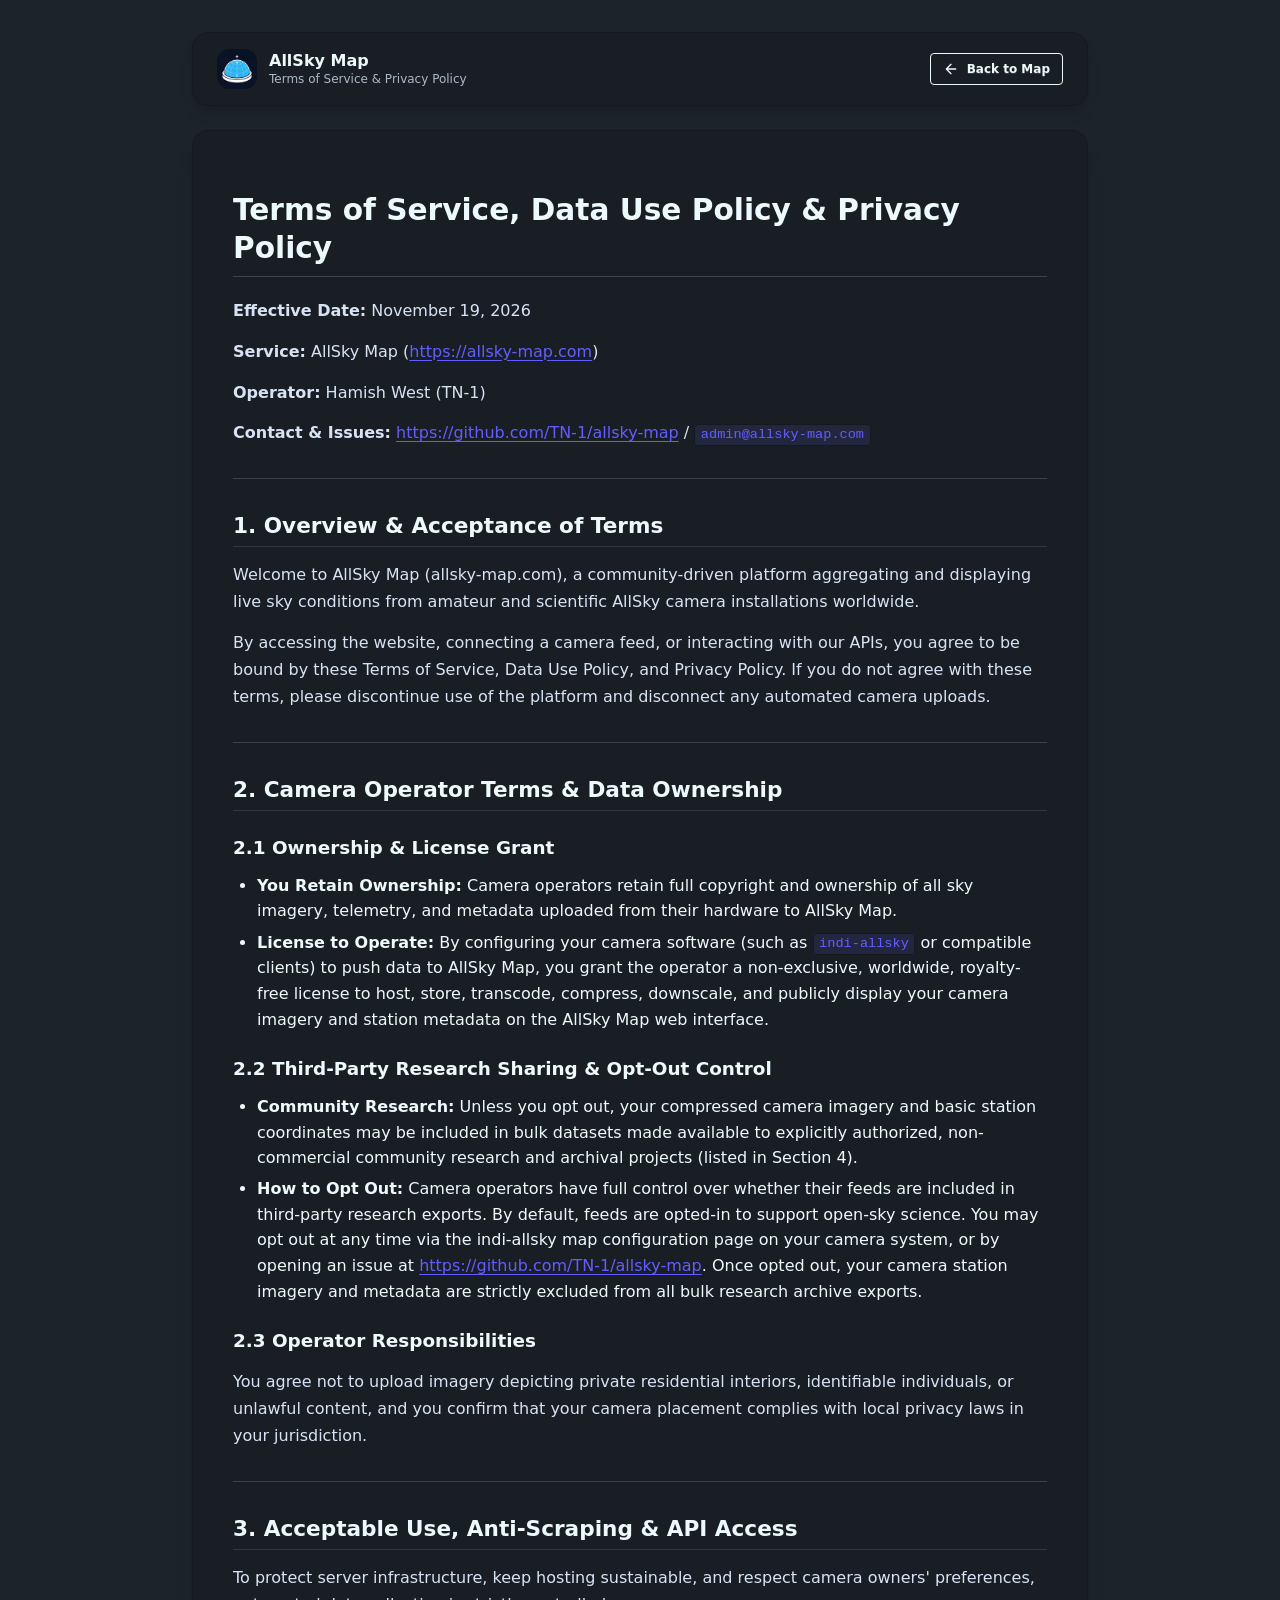
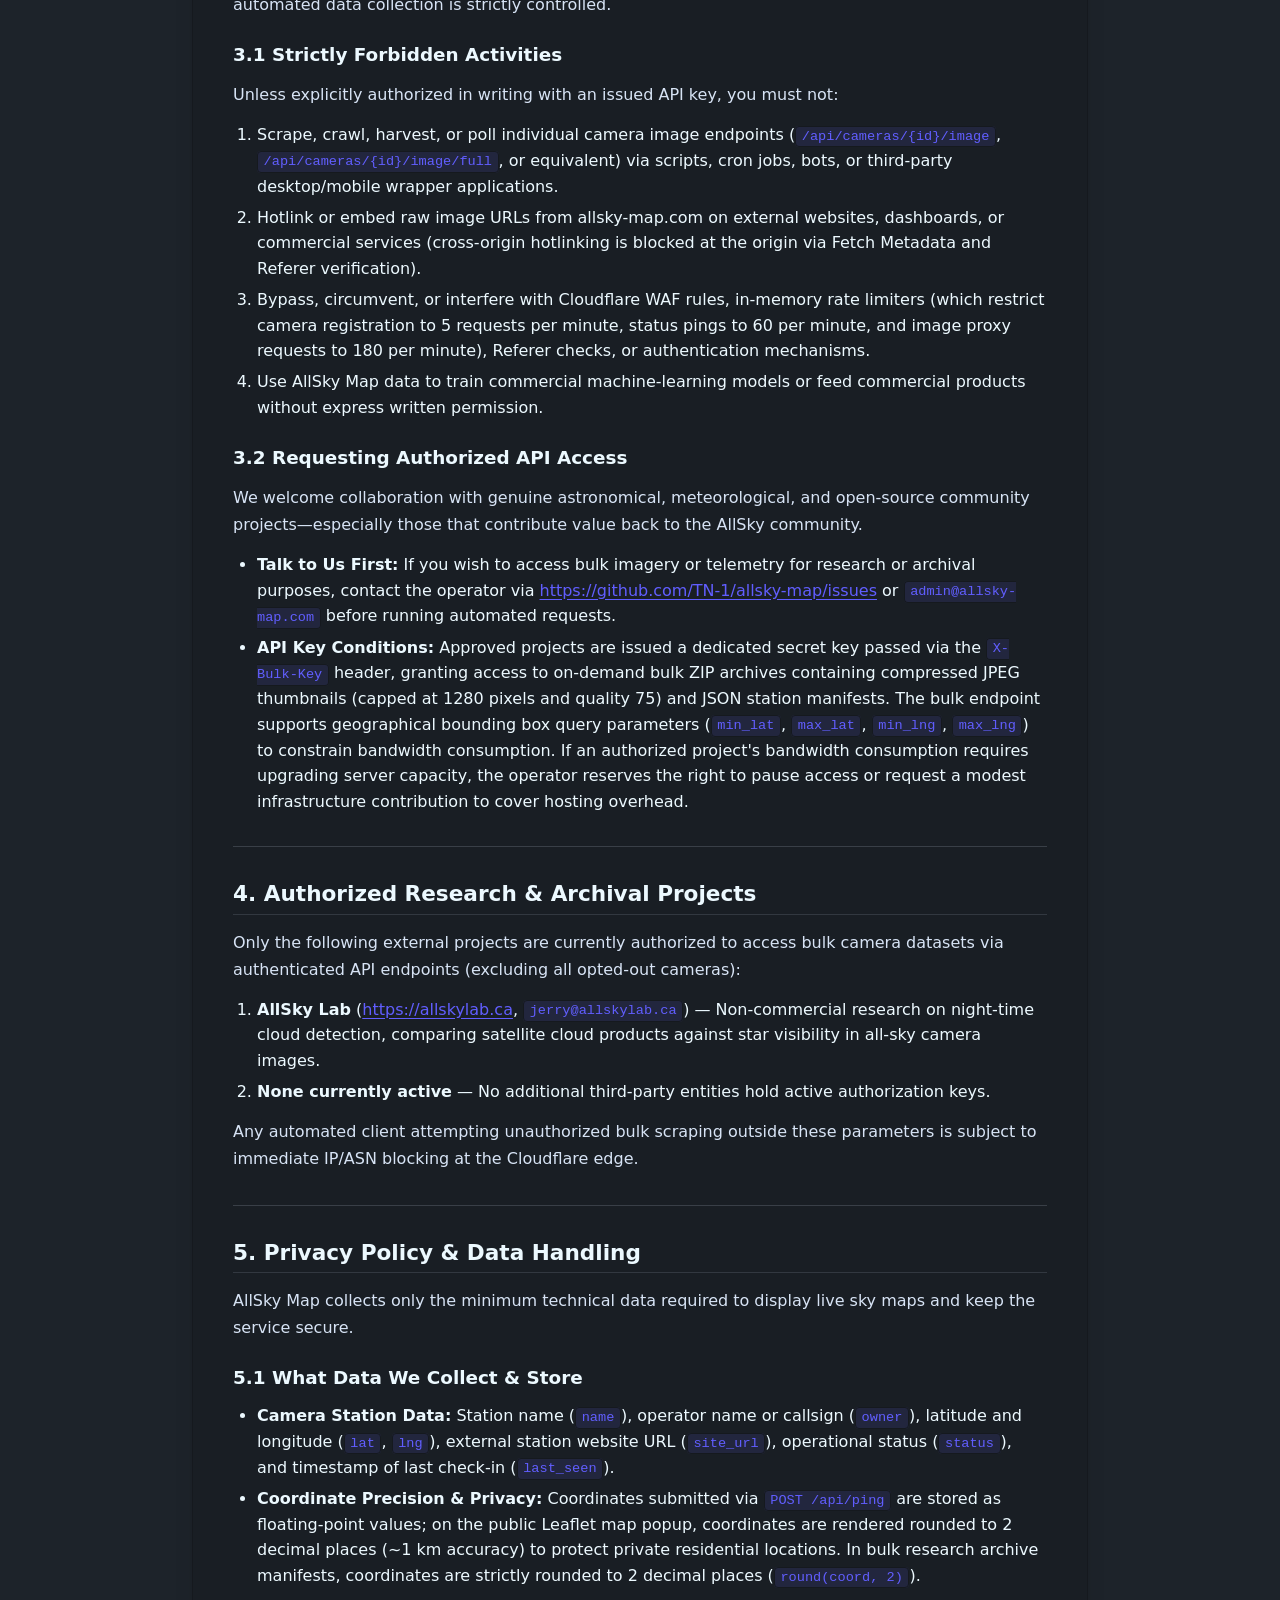
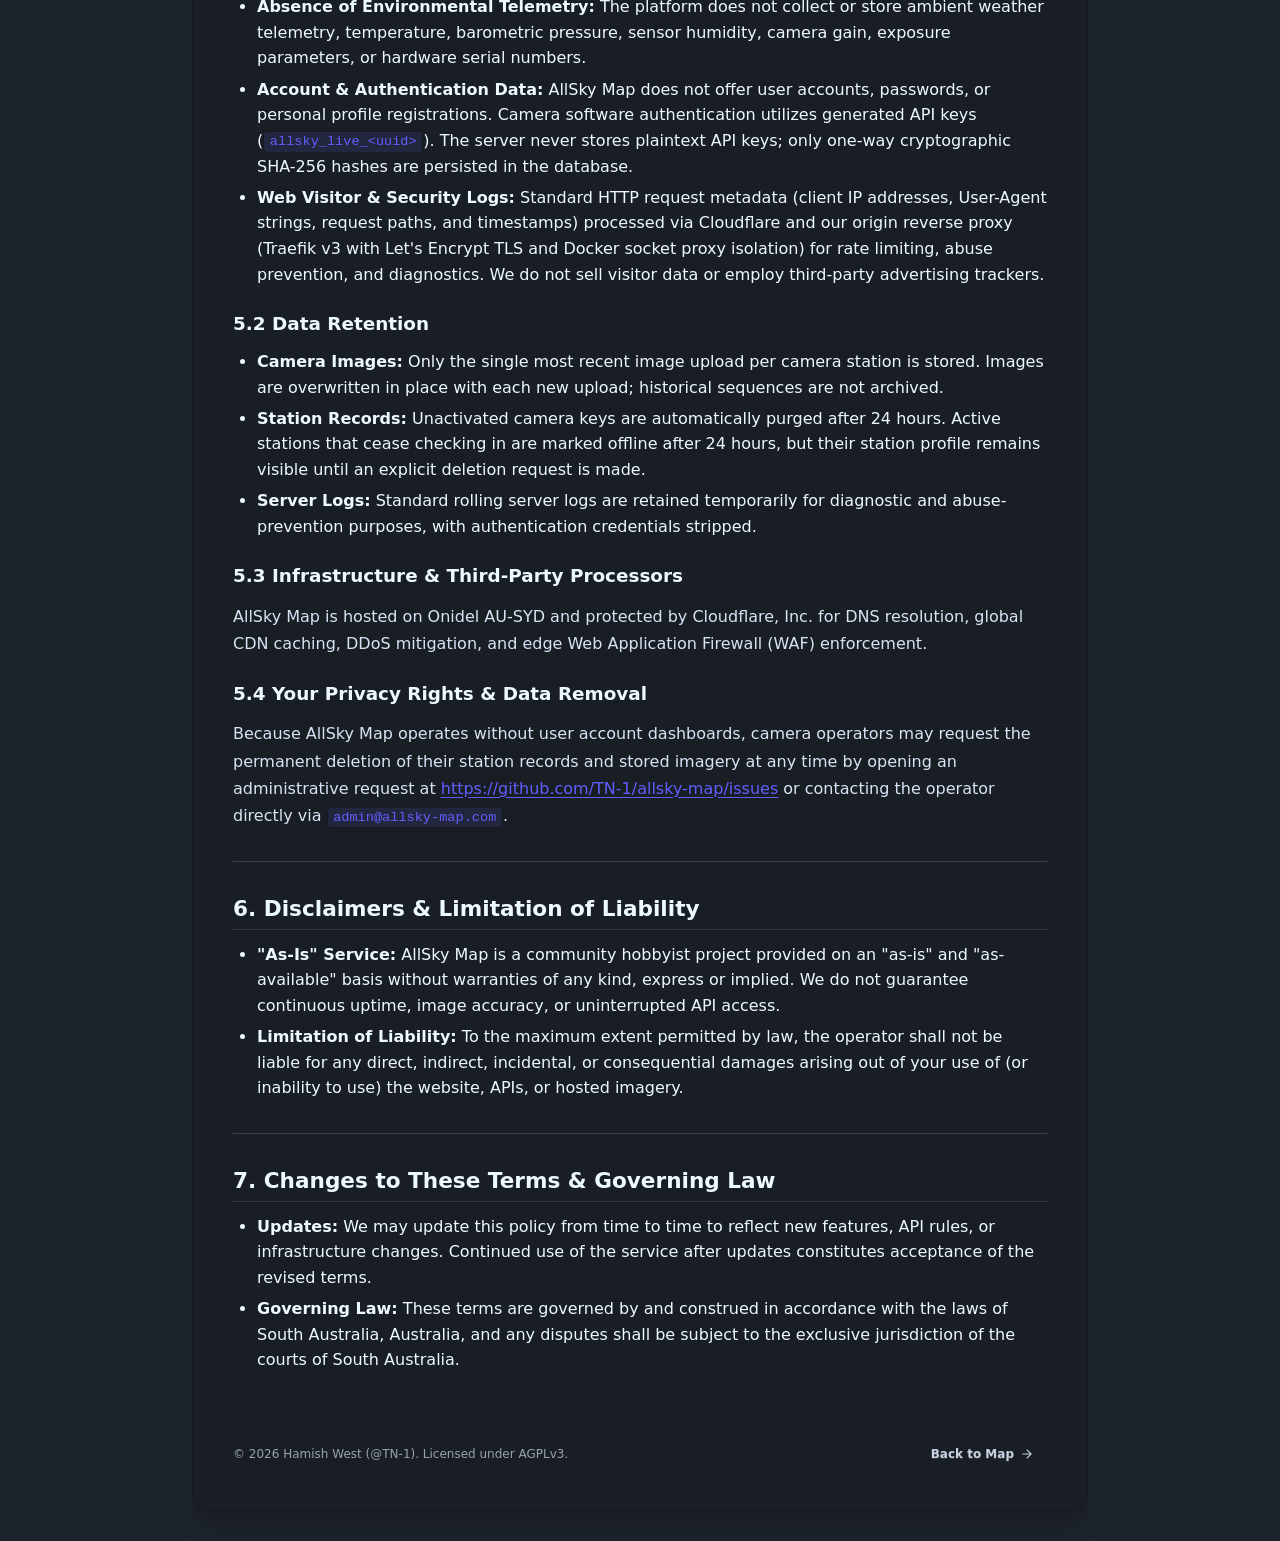
<file: static/terms.html>
<!DOCTYPE html>
<html lang="en" data-theme="dark">
	<head>
		<meta charset="utf-8">
		<meta name="viewport" content="width=device-width, initial-scale=1">
		<title>Terms of Service &amp; Privacy Policy - AllSky Map</title>
		<link rel="shortcut icon" type="image/x-icon" href="images/favicon_128.png" />
		
		<link href="vendor/daisyui.css" rel="stylesheet" type="text/css" />
		<script src="vendor/tailwindcss-browser.js"></script>
		<script src="vendor/marked.min.js"></script>
		
		<script>
			// Synchronize theme with user's saved preference
			const savedTheme = localStorage.getItem('theme') || 'dark';
			document.documentElement.setAttribute('data-theme', savedTheme);
		</script>
		<style>
			/* Scoped Markdown Typography Styles (overriding Tailwind Preflight resets) */
			#content h1 {
				font-size: 1.85rem;
				font-weight: 800;
				margin-top: 1.25rem;
				margin-bottom: 1.25rem;
				line-height: 1.3;
				border-bottom: 1px solid color-mix(in srgb, currentColor 18%, transparent);
				padding-bottom: 0.5rem;
			}
			#content h2 {
				font-size: 1.35rem;
				font-weight: 700;
				margin-top: 2rem;
				margin-bottom: 0.75rem;
				line-height: 1.35;
				border-bottom: 1px solid color-mix(in srgb, currentColor 12%, transparent);
				padding-bottom: 0.35rem;
			}
			#content h3 {
				font-size: 1.15rem;
				font-weight: 700;
				margin-top: 1.5rem;
				margin-bottom: 0.5rem;
				line-height: 1.4;
			}
			#content h4 {
				font-size: 1rem;
				font-weight: 600;
				margin-top: 1rem;
				margin-bottom: 0.25rem;
			}
			#content p {
				margin-top: 0.85rem;
				margin-bottom: 0.85rem;
				line-height: 1.7;
				color: color-mix(in srgb, currentColor 90%, transparent);
			}
			#content ul {
				margin-top: 0.75rem;
				margin-bottom: 0.75rem;
				padding-left: 1.5rem;
				list-style-type: disc;
			}
			#content ol {
				margin-top: 0.75rem;
				margin-bottom: 0.75rem;
				padding-left: 1.5rem;
				list-style-type: decimal;
			}
			#content li {
				margin-top: 0.35rem;
				margin-bottom: 0.35rem;
				line-height: 1.6;
			}
			#content strong {
				font-weight: 700;
			}
			#content a {
				color: var(--color-primary, #3b82f6);
				text-decoration: underline;
				text-underline-offset: 3px;
			}
			#content a:hover {
				opacity: 0.8;
			}
			#content hr {
				margin-top: 2rem;
				margin-bottom: 2rem;
				border: 0;
				border-top: 1px solid color-mix(in srgb, currentColor 15%, transparent);
			}
			#content blockquote {
				margin: 1.25rem 0;
				padding: 0.75rem 1.25rem;
				border-left: 4px solid var(--color-primary, #3b82f6);
				background: color-mix(in srgb, currentColor 5%, transparent);
				border-radius: 0 0.5rem 0.5rem 0;
			}
			#content code {
				font-family: ui-monospace, SFMono-Regular, Menlo, Monaco, Consolas, monospace;
				font-size: 0.85em;
				padding: 0.15rem 0.35rem;
				border-radius: 0.25rem;
				background: color-mix(in srgb, currentColor 12%, transparent);
				color: var(--color-primary, #3b82f6);
			}
			#content pre code {
				padding: 0;
				background: transparent;
				color: inherit;
			}
			#content pre {
				margin: 1rem 0;
				padding: 1rem;
				border-radius: 0.5rem;
				background: color-mix(in srgb, currentColor 8%, transparent);
				overflow-x: auto;
			}
		</style>
	</head>
	<body class="bg-base-100 text-base-content font-sans min-h-screen py-8 px-4 sm:px-6 lg:px-8">
		<div class="max-w-4xl mx-auto space-y-6">
			
			<!-- Navigation / Header -->
			<div class="flex items-center justify-between bg-base-200 border border-base-300 rounded-2xl px-6 py-4 shadow-lg">
				<div class="flex items-center gap-3">
					<img src="images/logo.png" alt="Allsky Map Logo" class="w-10 h-10 object-contain rounded-xl" />
					<div>
						<h1 class="text-base font-bold leading-tight">AllSky Map</h1>
						<p class="text-xs text-base-content/70">Terms of Service &amp; Privacy Policy</p>
					</div>
				</div>
				<a href="index.html" class="btn btn-sm btn-outline gap-2 font-semibold">
					<svg class="w-4 h-4 fill-none stroke-current" xmlns="http://www.w3.org/2000/svg" viewBox="0 0 24 24" stroke-width="2" stroke-linecap="round" stroke-linejoin="round">
						<path d="M19 12H5M12 19l-7-7 7-7"/>
					</svg>
					Back to Map
				</a>
			</div>

			<!-- Dynamic Content Container -->
			<div class="bg-base-200 border border-base-300 shadow-xl rounded-2xl p-6 sm:p-10">
				<article id="content" class="prose max-w-none text-base-content">
					<!-- Initial loading indicator -->
					<div class="flex items-center justify-center py-12 gap-3 text-base-content/70">
						<span class="loading loading-spinner loading-md"></span>
						<span class="text-sm">Loading terms and policies...</span>
					</div>
				</article>

				<!-- Footer within card -->
				<div class="border-t border-base-300 mt-10 pt-6 flex flex-col sm:flex-row items-center justify-between gap-4 text-xs text-base-content/60">
					<p>© 2026 Hamish West (@TN-1). Licensed under AGPLv3.</p>
					<a href="index.html" class="btn btn-sm btn-ghost gap-1.5 font-semibold text-base-content/80">
						<span>Back to Map</span>
						<svg class="w-3.5 h-3.5 fill-none stroke-current" xmlns="http://www.w3.org/2000/svg" viewBox="0 0 24 24" stroke-width="2" stroke-linecap="round" stroke-linejoin="round">
							<path d="M5 12h14M12 5l7 7-7 7"/>
						</svg>
					</a>
				</div>
			</div>

		</div>

		<script>
			// Fetch and render terms.md dynamically
			fetch('terms.md')
				.then(response => {
					if (!response.ok) {
						throw new Error(`HTTP error! status: ${response.status}`);
					}
					return response.text();
				})
				.then(markdown => {
					const container = document.getElementById('content');
					container.innerHTML = marked.parse(markdown);
				})
				.catch(err => {
					console.error('Failed to load terms.md:', err);
					document.getElementById('content').innerHTML = `
						<div class="alert alert-error">
							<span>Failed to load Terms of Service. You may review the raw document directly at <a href="terms.md" class="underline font-bold">terms.md</a>.</span>
						</div>
					`;
				});
		</script>
	</body>
</html>
</file>
